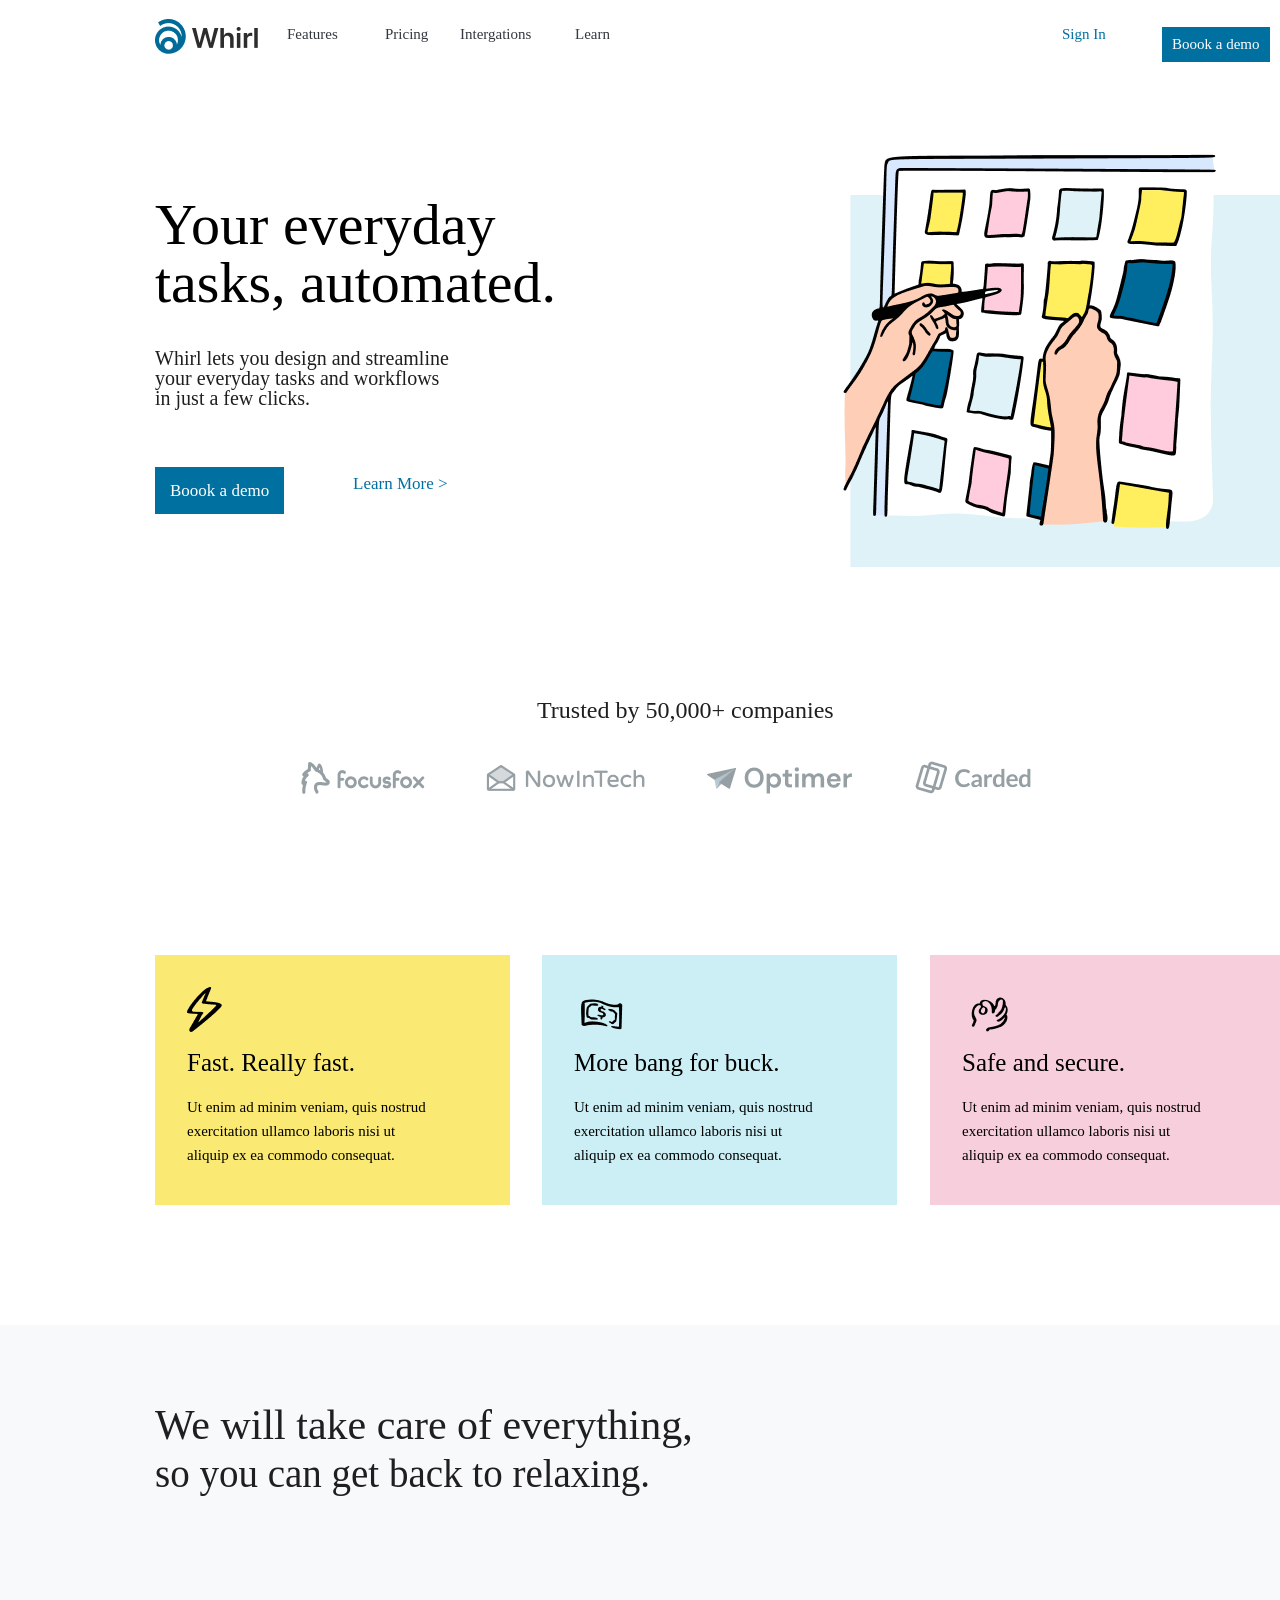
<file: 1 Semester/HTML/index.html>
<!DOCTYPE html>
<html lang="ru">

<head>
    <meta charset="UTF-8">
    <meta name="viewport" content="width=device-width, initial-scale=1.0">
    <title>FRONTEND</title>
    <link rel="stylesheet" href="./CSS/style.css">
</head>

<body>
   <header>
        <img src="./Images/small_logo.png" class="small_logo" alt="">
        <img src="./Images/small_logo_text.png" class="small_logo_text" alt="">
        <div class="features">Features</div>
        <div class="Pricing">Pricing</div>
        <div class="Intergations">Intergations</div>
        <div class="Learn">Learn</div>
        <a class="SignIn">Sign In</a>
        <a class="BookDemo">Boook a demo</a>
   </header>

   <main>
        <h1 class="EverydayTasks"> Your everyday <br> tasks, automated.</h1>
        <h2 class="Description">Whirl lets you design and streamline <br> your everyday tasks and workflows <br> in just a few clicks.</h2>
        <a class="BookDemo2">Boook a demo</a>
        <a class="LearnMore">Learn More ></a>
        <img src="./Images/stickers_image.png" class="StickerImage" alt="">

        <p class="TrustedBy50k">Trusted by 50,000+ companies</p>
        <img src="./Images/trusted_image.png" class="TrustedBy50kImage" alt="">

        <section class="YellowRectangle">
            <img src="./Images/lightning.png" class="RectangeImage" alt="">
            <h3 class="RectangleHeader">Fast. Really fast.</h3>
            <p class="WeirdText">Ut enim ad minim veniam, quis nostrud <br> exercitation ullamco laboris nisi ut <br> aliquip ex ea commodo consequat.</p>
        </section>
        <section class="CyanRectangle">
            <img src="./Images/money.png" class="RectangeImage" alt="">
            <h3 class="RectangleHeader">More bang for buck.</h3>
            <p class="WeirdText">Ut enim ad minim veniam, quis nostrud <br> exercitation ullamco laboris nisi ut <br> aliquip ex ea commodo consequat.</p>
        </section>
        <section class="PinkRectangle">
            <img src="./Images/ok_sign.png" class="RectangeImage" alt="">
            <h3 class="RectangleHeader">Safe and secure.</h3>
            <p class="WeirdText">Ut enim ad minim veniam, quis nostrud <br> exercitation ullamco laboris nisi ut <br> aliquip ex ea commodo consequat.</p>
        </section>

        <!--=================================================================================================================================================-->

        <section class="Section2">
            <h1 class="Relaxing">We will take care of everything,</h1>
            <h2 class="Relaxing2">so you can get back to relaxing.</h2>
        </section>
   </main>

   <footer></footer>
</body>

</html>
</file>
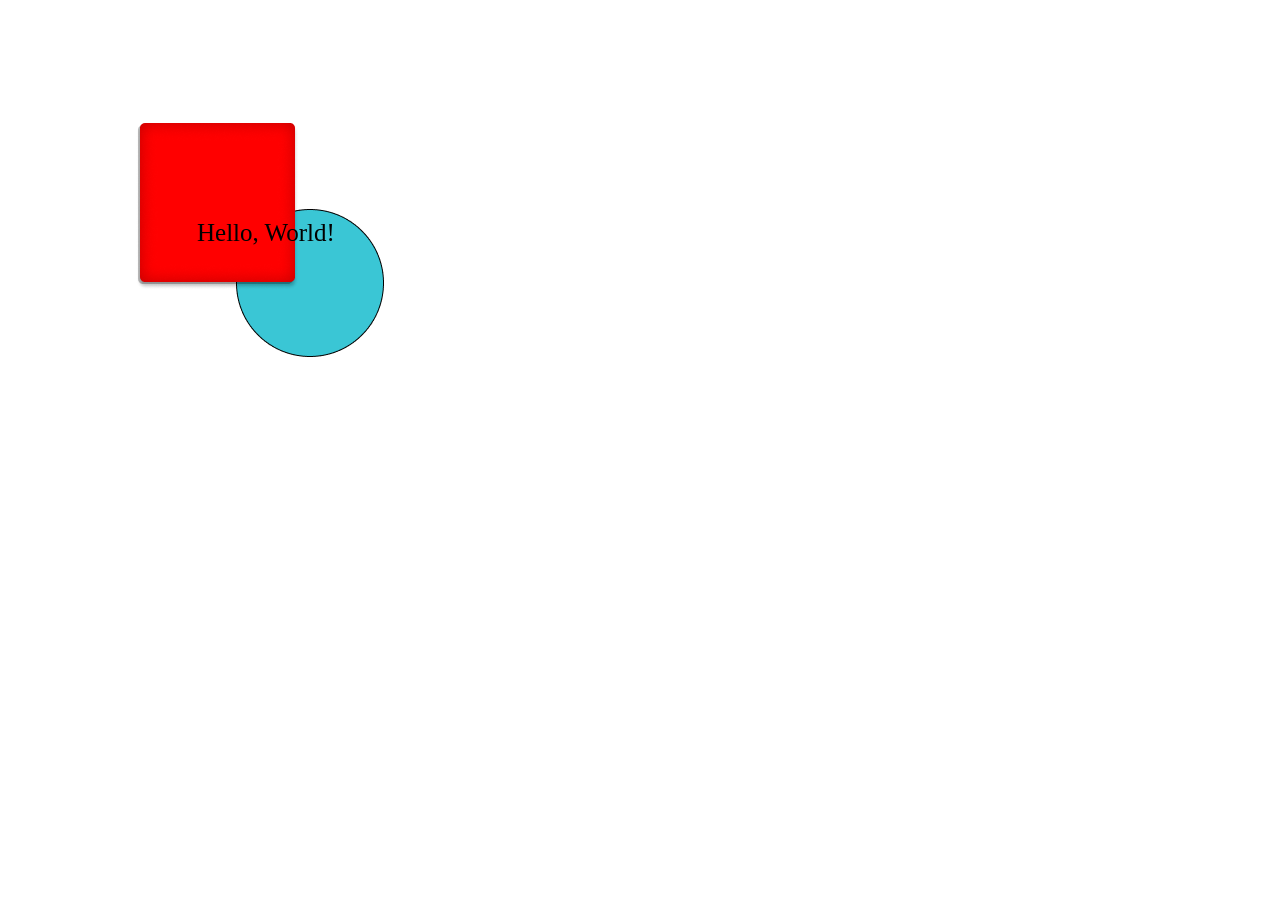
<file: 1 Semester/HTML/homework1/homework1.html>
<!DOCTYPE html>
<html lang="ru">

<head>
    <meta charset="UTF-8">
    <meta name="viewport" content="width=device-width, initial-scale=1.0">
    <title>Homework 1</title>
    <link rel="stylesheet" href="./style.css">
</head>

<body>
   <header></header>

   <main>
    <img class="rectangle" src="./Images/Rectangle1.png" alt="">
    <img class="ellipse" src="./Images/Ellipse1.png" alt="">
    <div class="HelloWorld">Hello, World!</div>
   </main>

   <footer></footer>
</body>

</html>
</file>
<file: 1 Semester/HTML/CSS/style.css>
html, body, div, span, applet, object, iframe,
h1, h2, h3, h4, h5, h6, p, blockquote, pre,
a, abbr, acronym, address, big, cite, code,
del, dfn, em, img, ins, kbd, q, s, samp,
small, strike, strong, sub, sup, tt, var,
b, u, i, center,
dl, dt, dd, ol, ul, li,
fieldset, form, label, legend,
table, caption, tbody, tfoot, thead, tr, th, td,
article, aside, canvas, details, embed,
figure, figcaption, footer, header, hgroup,
menu, nav, output, ruby, section, summary,
time, mark, audio, video {
	margin: 0;
	padding: 0;
	border: 0;
	font-size: 100%;
	font: inherit;
	vertical-align: baseline;
}
/* HTML5 display-role reset for older browsers */
article, aside, details, figcaption, figure,
footer, header, hgroup, menu, nav, section {
	display: block;
}
body {
	line-height: 1;
}
ol, ul {
	list-style: none;
}
blockquote, q {
	quotes: none;
}
blockquote:before, blockquote:after,
q:before, q:after {
	content: '';
	content: none;
}
table {
	border-collapse: collapse;
	border-spacing: 0;
}

/*==========================================================*/

.small_logo {
	position: absolute;
	top: 19px;
	left: 155px;
}

.small_logo_text {
	position: absolute;
	top: 27px;
	left: 192px;
}

.features {
	position: absolute;
	top: 27px;
	left: 287px;
	font-size: 15px;
	color:  #33383F;
}

.Pricing {
	position: absolute;
	top: 27px;
	left: 385px;
	font-size: 15px;
	color:  #33383F;
}

.Intergations {
	position: absolute;
	top: 27px;
	left: 460px;
	font-size: 15px;
	color:  #33383F;
}

.Learn {
	position: absolute;
	top: 27px;
	left: 575px;;
	font-size: 15px;
	color:  #33383F;
}

.SignIn {
	position: absolute;
	top: 27px;
	left: 1062px;
	font-size: 15px;
	color:  #0070A0;
}

.BookDemo {
	position: absolute;
	top: 27px;
	left: 1162px;;
	font-size: 15px;
	color:  #FFFFFF;
	background-color: #0070A0;
	border: solid 10px #0070A0;
	box-sizing: border-box;
}

.EverydayTasks {
	position: absolute;
	top: 196px;
	left: 155px;
	font-size: 58px;
}

.Description {
	position: absolute;
	top: 348px;
	left: 155px;
	font-size: 20px;
	color: #1F1F1F;
}

.BookDemo2 {
	position: absolute;
	top: 467px;
	left: 155px;;
	font-size: 17px;
	color:  #FFFFFF;
	background-color: #0070A0;
	border: solid 15px #0070A0;
}

.LearnMore {
	position: absolute;
	top: 475px;
	left: 353px;;
	font-size: 17px;
	color:  #0070A0;

}

.StickerImage {
	position: absolute;
	top: 145px;
	left: 833px;;
}

.TrustedBy50k {
	position: absolute;
	top: 698px;
	left: 537px;
	font-size: 24px;
	color: #1F1F1F;
}

.TrustedBy50kImage {
	position: absolute;
	top: 760px;
	left: 105px;
}

.YellowRectangle {
	position: absolute;
	top: 955px;
	left: 155px;
	width: 355px;
	height: 250px;
	background-color: #FAEA73;
}

.CyanRectangle {
	position: absolute;
	top: 955px;
	left: 542px;
	width: 355px;
	height: 250px;
	background-color: #CCEFF6;
}

.PinkRectangle {
	position: absolute;
	top: 955px;
	left: 930px;
	width: 355px;
	height: 250px;
	background-color: #F7CEDC;
}

.RectangeImage {
	position: absolute;
	top: 32px;
	left: 32px;
}

.RectangleHeader {
	position: absolute;
	top: 95px;
	left: 32px;
	font-size: 25px;
}

.WeirdText {
	position: absolute;
	top: 140px;
	left: 32px;
	font-size: 15px;
	line-height: 24px;
}

/*=========================================================*/

.Section2 {
	position: absolute;
	top: 1325px;
	width: 1440px;
	height: 694px;
	background-color: #F7F9FA;
}

.Section2 .Relaxing {
	position: absolute;
	top: 79px;
	left: 155px;
	font-size: 42px;
	color: #1F1F1F;
}

.Section2 .Relaxing2 {
	position: absolute;
	top: 129px;
	left: 155px;
	font-size: 39px;
	color: #1F1F1F;
}
</file>
<file: 1 Semester/HTML/homework1/style.css>
html, body, div, span, applet, object, iframe,
h1, h2, h3, h4, h5, h6, p, blockquote, pre,
a, abbr, acronym, address, big, cite, code,
del, dfn, em, img, ins, kbd, q, s, samp,
small, strike, strong, sub, sup, tt, var,
b, u, i, center,
dl, dt, dd, ol, ul, li,
fieldset, form, label, legend,
table, caption, tbody, tfoot, thead, tr, th, td,
article, aside, canvas, details, embed,
figure, figcaption, footer, header, hgroup,
menu, nav, output, ruby, section, summary,
time, mark, audio, video {
	margin: 0;
	padding: 0;
	border: 0;
	font-size: 100%;
	font: inherit;
	vertical-align: baseline;
}
/* HTML5 display-role reset for older browsers */
article, aside, details, figcaption, figure,
footer, header, hgroup, menu, nav, section {
	display: block;
}
body {
	line-height: 1;
}
ol, ul {
	list-style: none;
}
blockquote, q {
	quotes: none;
}
blockquote:before, blockquote:after,
q:before, q:after {
	content: '';
	content: none;
}
table {
	border-collapse: collapse;
	border-spacing: 0;
}

/*==========================================================*/

.rectangle {
    position: absolute;
    top: 123px;
    left: 136px;
    z-index: 1;
}

.ellipse {
    position: absolute;
    top: 209px;
    left: 236px;
    z-index: 0;
}

.HelloWorld {
    position: absolute;
    font-size: 25px;
    top: 220px;
    left: 197px;
    z-index: 2;
}
</file>
